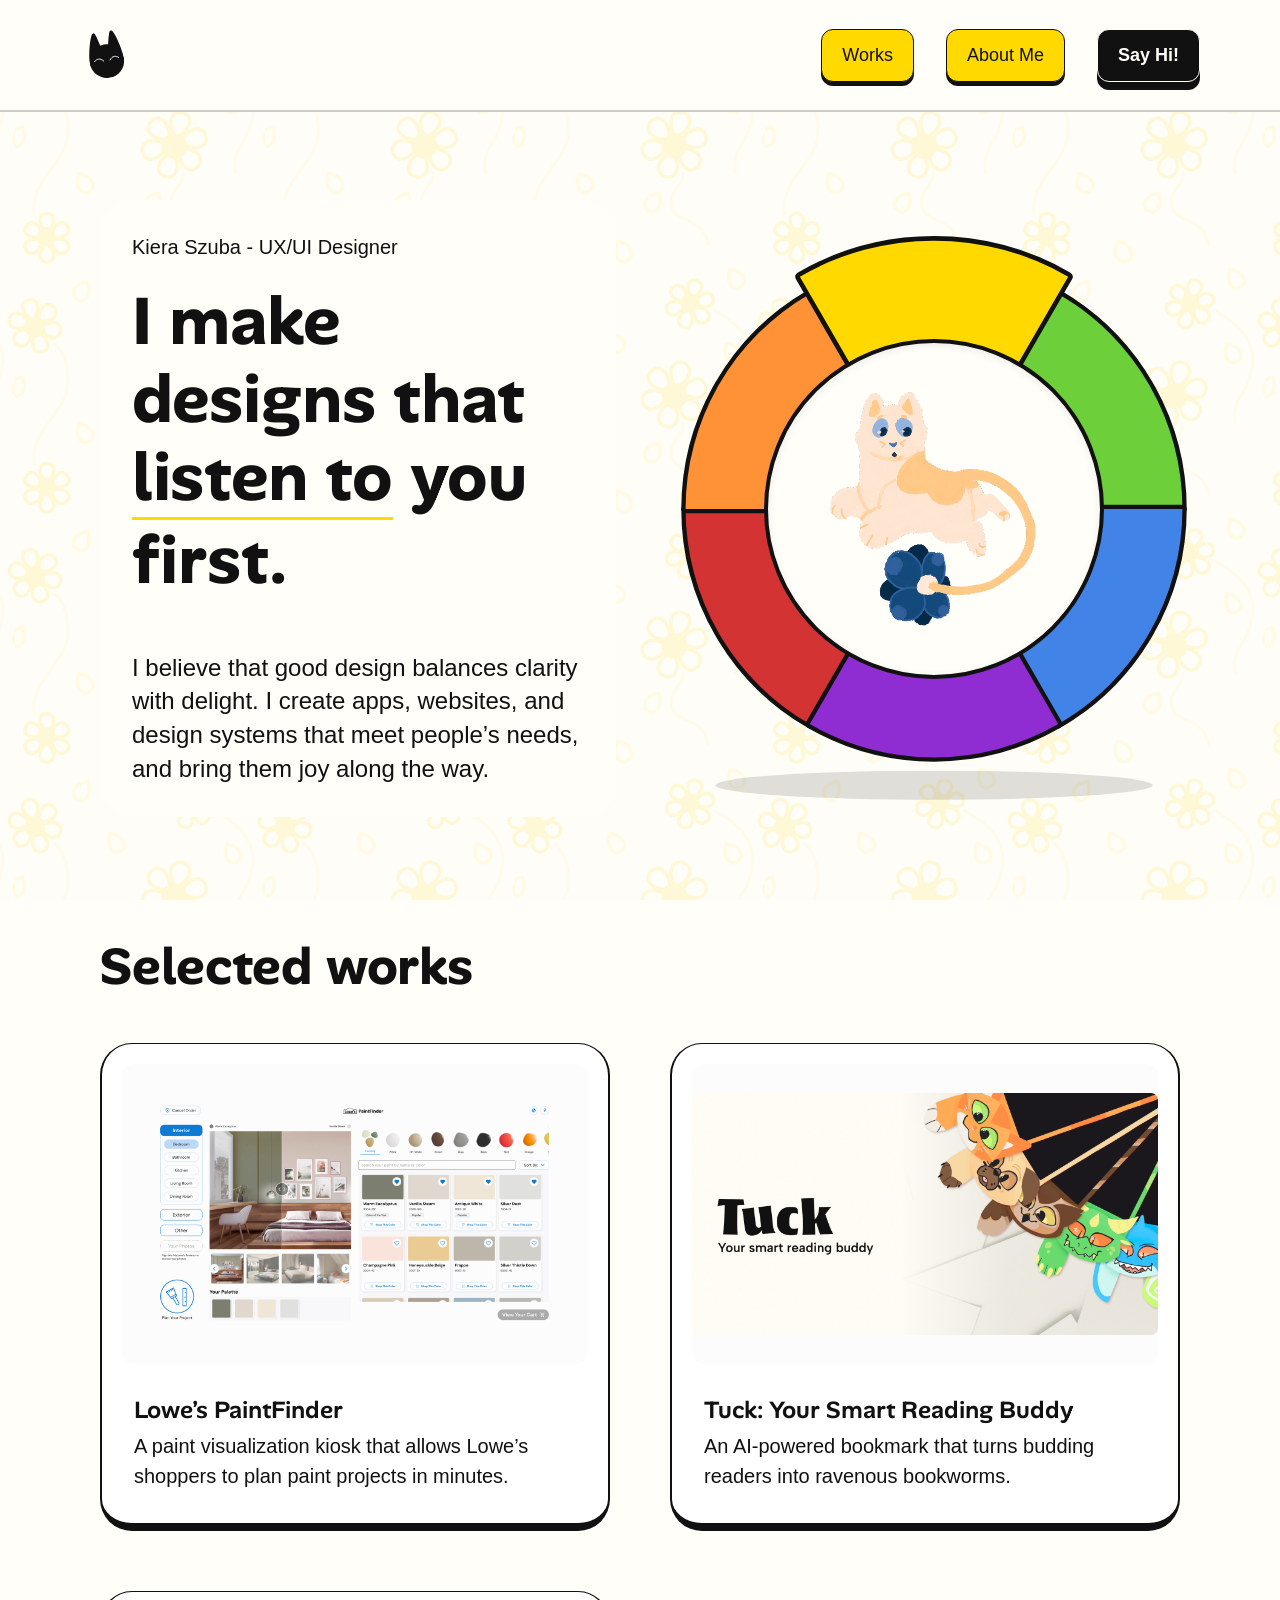
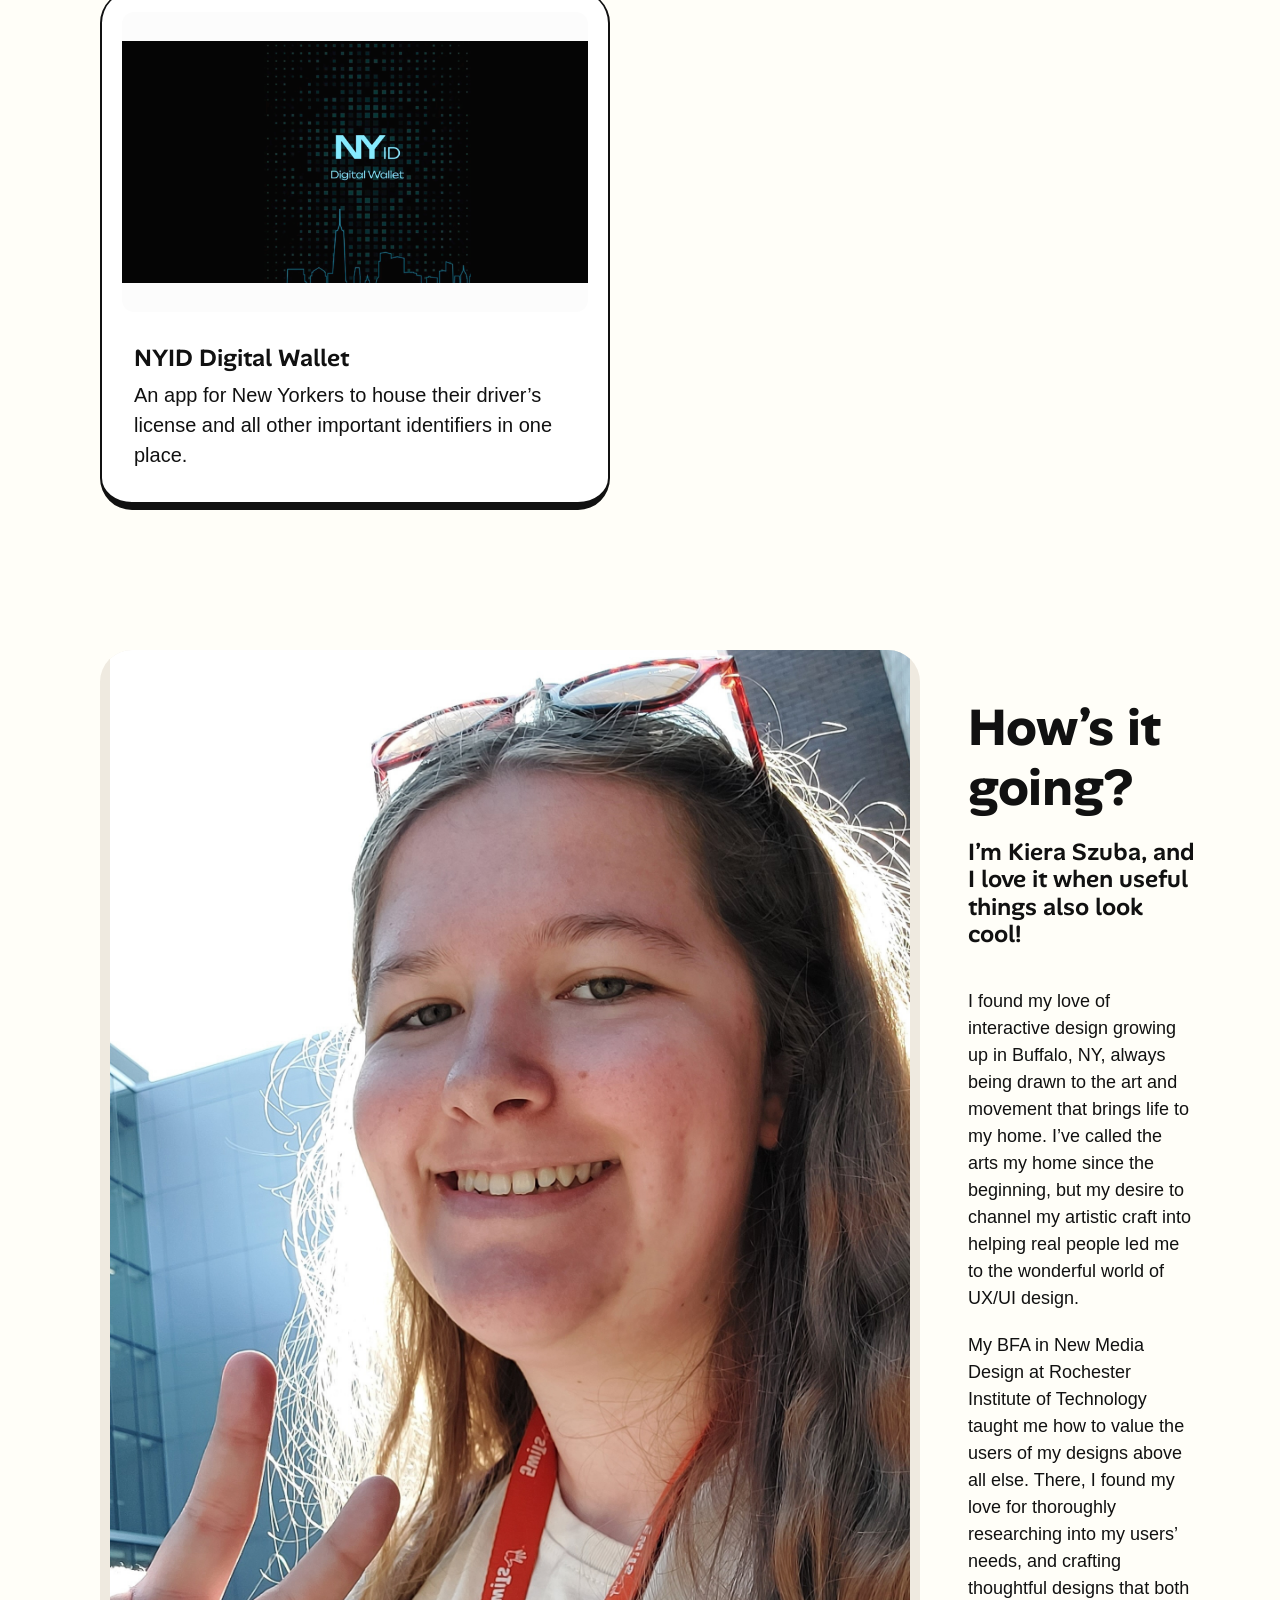
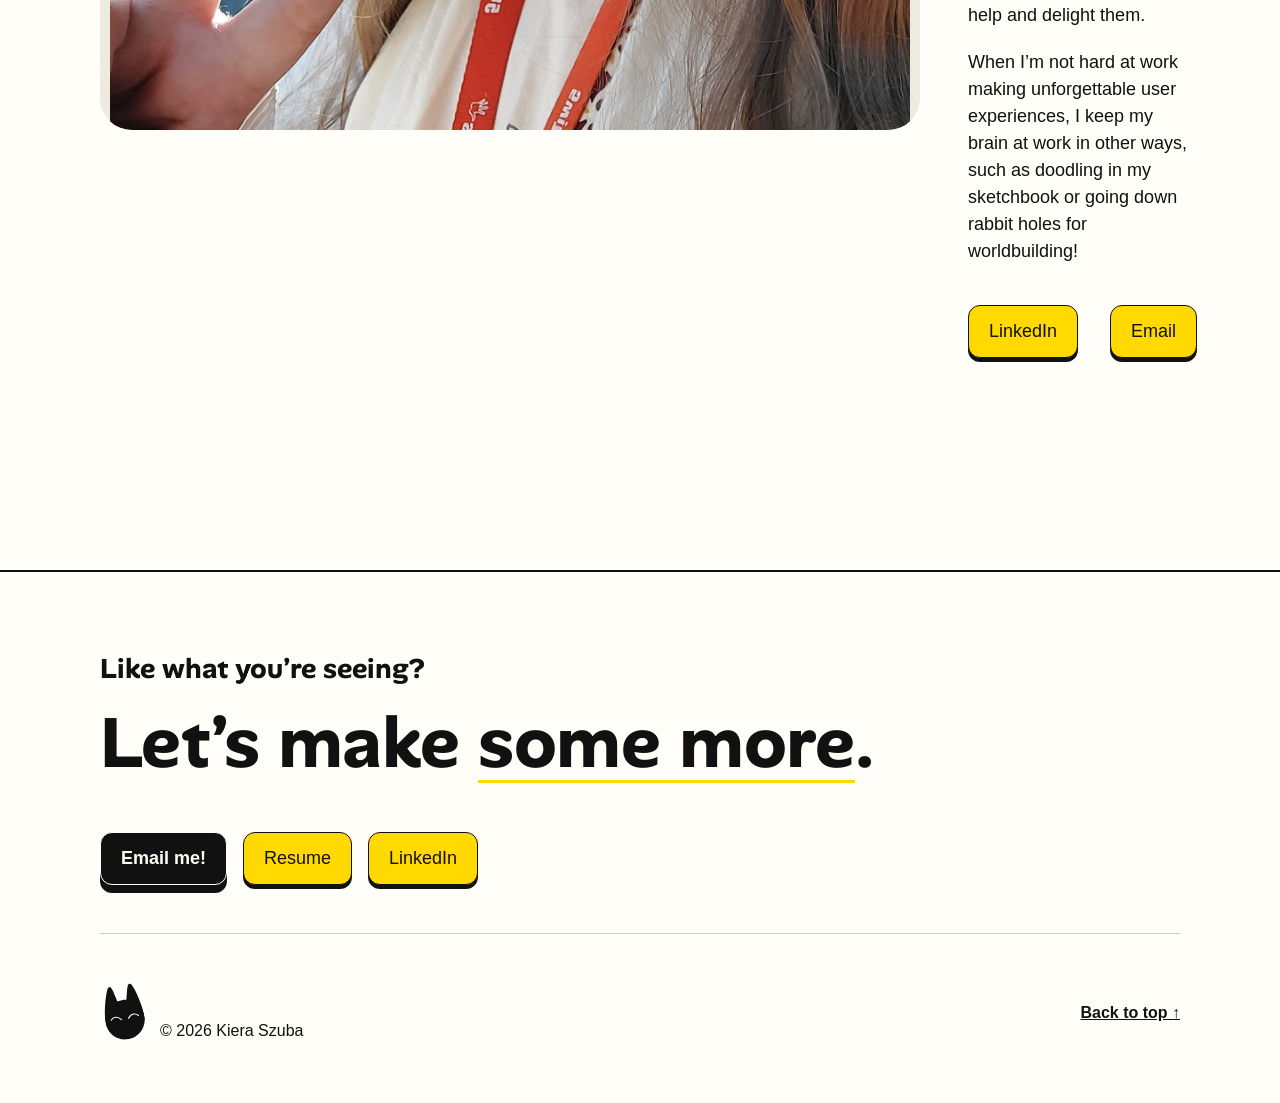
<file: index.html>
<!DOCTYPE html>
<html lang="en">

<head>
  <meta charset="utf-8">
  <meta name="viewport" content="width=device-width, initial-scale=1">
  <title>Kiera Szuba — UX/UI Designer</title>
  <meta name="description"
    content="Kiera Szuba designs apps, websites, and design systems that balance clarity with delight.">
  <link rel="preconnect" href="https://fonts.googleapis.com">
  <link rel="preconnect" href="https://fonts.gstatic.com" crossorigin>
  <link href="https://fonts.googleapis.com/css2?family=Alan+Sans:wght@600;700&display=swap" rel="stylesheet">
  <link rel="stylesheet" href="styles.css">
</head>

<body data-pattern="yellow" class="is-intro is-intro-text-hidden is-intro-rest-hidden is-intro-wheel-centered">
  <div class="bg-pattern" aria-hidden="true">
    <div class="bg-pattern__strip" style="--i: 0"></div>
    <div class="bg-pattern__strip" style="--i: 1"></div>
    <div class="bg-pattern__strip" style="--i: 2"></div>
    <div class="bg-pattern__strip" style="--i: 3"></div>
    <div class="bg-pattern__strip" style="--i: 4"></div>
    <div class="bg-pattern__strip" style="--i: 5"></div>
    <div class="bg-pattern__strip" style="--i: 6"></div>
    <div class="bg-pattern__strip" style="--i: 7"></div>
    <div class="bg-pattern__strip" style="--i: 8"></div>
    <div class="bg-pattern__strip" style="--i: 9"></div>
  </div>
  <div class="page">
    <nav class="nav" aria-label="Primary">
      <a class="logo" href="#top" aria-label="Kiera Szuba, home">
        <span class="logo__mark" aria-hidden="true"><img src="assets/siteAssets/logoV1.svg" alt="Kiera Szuba Logo"></span>
      </a>
      <div class="nav__buttons">
        <a class="btn" href="#works">Works</a>
        <a class="btn" href="#about">About Me</a>
        <a class="btn btn--dark" href="#contact">Say Hi!</a>
      </div>
    </nav>
    <main class="main">

      <header class="header" id="top">
        <div class="intro">
          <div class="intro__text">
            <span class="logo__name">Kiera Szuba - UX/UI Designer</span>
            <h1 class="hero">I make designs that <u>listen to</u> you first.</h1>
            <p class="subtitle">I believe that good design balances clarity with delight. I create apps, websites, and
              design systems that meet people’s needs, and bring them joy along the way.</p>
          </div>

          <div class="wheel">
            <div class="wheel__ring">
              <svg class="wheel__svg" viewBox="0 0 500 500" aria-label="Interactive color wheel">
                <defs>
                  <filter id="inner-shadow">
                    <feMorphology operator="erode" radius="3" in="SourceAlpha" result="eroded" />
                    <feOffset dx="3" dy="3" in="eroded" result="offsetEroded" />
                    <feComposite operator="out" in="SourceAlpha" in2="offsetEroded" result="edge" />
                    <feFlood flood-color="#ffffff" result="white" />
                    <feComposite operator="in" in="white" in2="edge" result="whiteEdge" />
                    <feMorphology operator="erode" radius="3" in="SourceAlpha" result="innerBounds" />
                    <feComposite operator="in" in="whiteEdge" in2="innerBounds" result="cleanWhiteEdge" />
                    <feComposite operator="over" in="cleanWhiteEdge" in2="SourceGraphic" />
                  </filter>
                </defs>

                <path class="wheel__sector" fill="var(--red)" data-color="red"
                  data-image="assets/siteAssets/patches.png" tabindex="0" role="button" aria-pressed="false"
                  aria-label="Red sector" alt="Patches, a red cat with a white belly and red-pronged antennae"
                  d="M 250.0 20.0 A 230 230 0 0 1 449.19 135.0 L 349.59 192.5 A 115 115 0 0 0 250.0 135.0 Z" />

                <path class="wheel__sector" fill="var(--orange)" data-color="orange"
                  data-image="assets/siteAssets/trevor.png" tabindex="0" role="button" aria-pressed="false"
                  aria-label="Orange sector" alt="Trevor, an orange tabby cat playing in chimney soot"
                  d="M 449.19 135.0 A 230 230 0 0 1 449.19 365.0 L 349.59 307.5 A 115 115 0 0 0 349.59 192.5 Z" />

                <path class="wheel__sector" fill="var(--yellow)" data-color="yellow"
                  data-image="assets/siteAssets/marshmallow.png" tabindex="0" role="button" aria-pressed="true"
                  aria-label="Yellow sector" alt="Marshmallow, a cream cat with a yellow back and a blue flower tail"
                  d="M 449.19 365.0 A 230 230 0 0 1 250.0 480.0 L 250.0 365.0 A 115 115 0 0 0 349.59 307.5 Z" />

                <path class="wheel__sector" fill="var(--green)" data-color="green"
                  data-image="assets/siteAssets/goobus.png" tabindex="0" role="button" aria-pressed="false"
                  aria-label="Green sector" alt="Goobus, a green alien cat with lighter antennae and a bulbed tail"
                  d="M 250.0 480.0 A 230 230 0 0 1 50.81 365.0 L 150.41 307.5 A 115 115 0 0 0 250.0 365.0 Z" />

                <path class="wheel__sector" fill="var(--blue)" data-color="blue"
                  data-image="assets/siteAssets/steven.png" tabindex="0" role="button" aria-pressed="false"
                  aria-label="Blue sector"
                  d="M 50.81 365.0 A 230 230 0 0 1 50.81 135.0 L 150.41 192.5 A 115 115 0 0 0 150.41 307.5 Z" />

                <path class="wheel__sector" fill="var(--purple)" data-color="purple"
                  data-image="assets/siteAssets/serotonincat.png" tabindex="0" role="button" aria-pressed="false"
                  aria-label="Purple sector"
                  alt="Serotonincat, a purple cat with a lighter face and a darker misty tail"
                  d="M 50.81 135.0 A 230 230 0 0 1 250.0 20.0 L 250.0 135.0 A 115 115 0 0 0 150.41 192.5 Z" />
              </svg>
            </div>

            <div class="wheel__center">
              <div class="wheel__center-box">
                <img class="wheel__center-img" id="wheelCenterImg" src="assets/siteAssets/marshmallow.png"
                  alt="Marshmallow, a cream cat with a yellow back and a blue flower tail" />
              </div>
            </div>

            <svg class="wheel__shadow" viewBox="0 0 400 30" fill="none">
              <ellipse cx="200" cy="15" rx="180" ry="12" fill="rgba(0,0,0,0.12)" />
            </svg>
          </div>
        </div>
      </header>

      <div class="body">
        <section class="works" id="works" aria-labelledby="works-title">
          <h2 class="section-title" id="works-title">Selected works</h2>
          <div class="cards">

            <article class="card" data-reveal>
              <div class="card__media">
                <img class="card__img" src="assets/lowes.png" alt="Lowe’s PaintFinder kiosk interface">
              </div>
              <div class="card__text">
                <h3 class="card__title"><a class="card__link" href="paintfinder.html">Lowe’s PaintFinder</a></h3>
                <p class="card__desc">A paint visualization kiosk that allows Lowe’s shoppers to plan paint projects in
                  minutes.</p>
              </div>
            </article>

            <article class="card" data-reveal>
              <div class="card__media">
                <img class="card__img" src="assets/tuck.png"
                  alt="Tuck, your smart reading buddy, with illustrated book characters">
              </div>
              <div class="card__text">
                <h3 class="card__title"><a class="card__link" href="#">Tuck: Your Smart Reading Buddy</a></h3>
                <p class="card__desc">An AI-powered bookmark that turns budding readers into ravenous bookworms.</p>
              </div>
            </article>

            <article class="card" data-reveal>
              <div class="card__media">
                <img class="card__img" src="assets/nyid.png" alt="NYID Digital Wallet splash screen">
              </div>
              <div class="card__text">
                <h3 class="card__title"><a class="card__link" href="#">NYID Digital Wallet</a></h3>
                <p class="card__desc">An app for New Yorkers to house their driver’s license and all other important
                  identifiers in one place.</p>
              </div>
            </article>

          </div>
        </section>

        <section class="about" id="about" aria-labelledby="about-title">
          <div class="about__photo">
            <img src="assets/about-photo.jpg" alt="Kiera Szuba, a UX/UI designer, smiling and looking at the camera" />
          </div>
          <div class="about__text">
            <div class="about__heading">
              <h2 class="section-title" id="about-title">How’s it going?</h2>
              <p class="about__lede">I’m Kiera Szuba, and I love it when useful things also look cool!</p>
            </div>
            <div class="about__copy">
              <p>I found my love of interactive design growing up in Buffalo, NY, always being drawn to the art and
                movement that brings life to my home. I’ve called the arts my home since the beginning, but my desire to
                channel my artistic craft into helping real people led me to the wonderful world of UX/UI design.</p>
              <p>My BFA in New Media Design at Rochester Institute of Technology taught me how to value the users of my
                designs above all else. There, I found my love for thoroughly researching into my users’ needs, and
                crafting thoughtful designs that both help and delight them.</p>
              <p>When I’m not hard at work making unforgettable user experiences, I keep my brain at work in other ways,
                such as doodling in my sketchbook or going down rabbit holes for worldbuilding!</p>
            </div>
            <div class="about__contact">
              <a class="btn" href="#" data-link="linkedin">LinkedIn</a>
              <a class="btn" href="#" data-link="email">Email</a>
            </div>
          </div>
        </section>
      </div>
    </main>

    <footer class="footer" id="contact">
      <div class="footer__content">
        <div class="footer__tagline">
          <p class="footer__kicker">Like what you’re seeing?</p>
          <h2 class="footer__title">Let’s make <u>some more</u>.</h2>
        </div>
        <div class="footer__nav">
          <a class="btn btn--dark" href="#" data-link="email">Email me!</a>
          <a class="btn" href="#" data-link="resume">Resume</a>
          <a class="btn" href="#" data-link="linkedin">LinkedIn</a>
        </div>
        <hr>
        <div class="footer__meta">
          <div class="footer__brand">
            <img src="assets/siteAssets/logoV1.svg" alt="Kiera Szuba Logo">
            <span class="footer__copyright">© 2026 Kiera Szuba</span>
          </div>
          <button class="back-to-top" id="backToTopBtn" type="button">Back to top ↑</button>
        </div>
      </div>
    </footer>
  </div>

  <script src="script.js"></script>
</body>

</html>
</file>
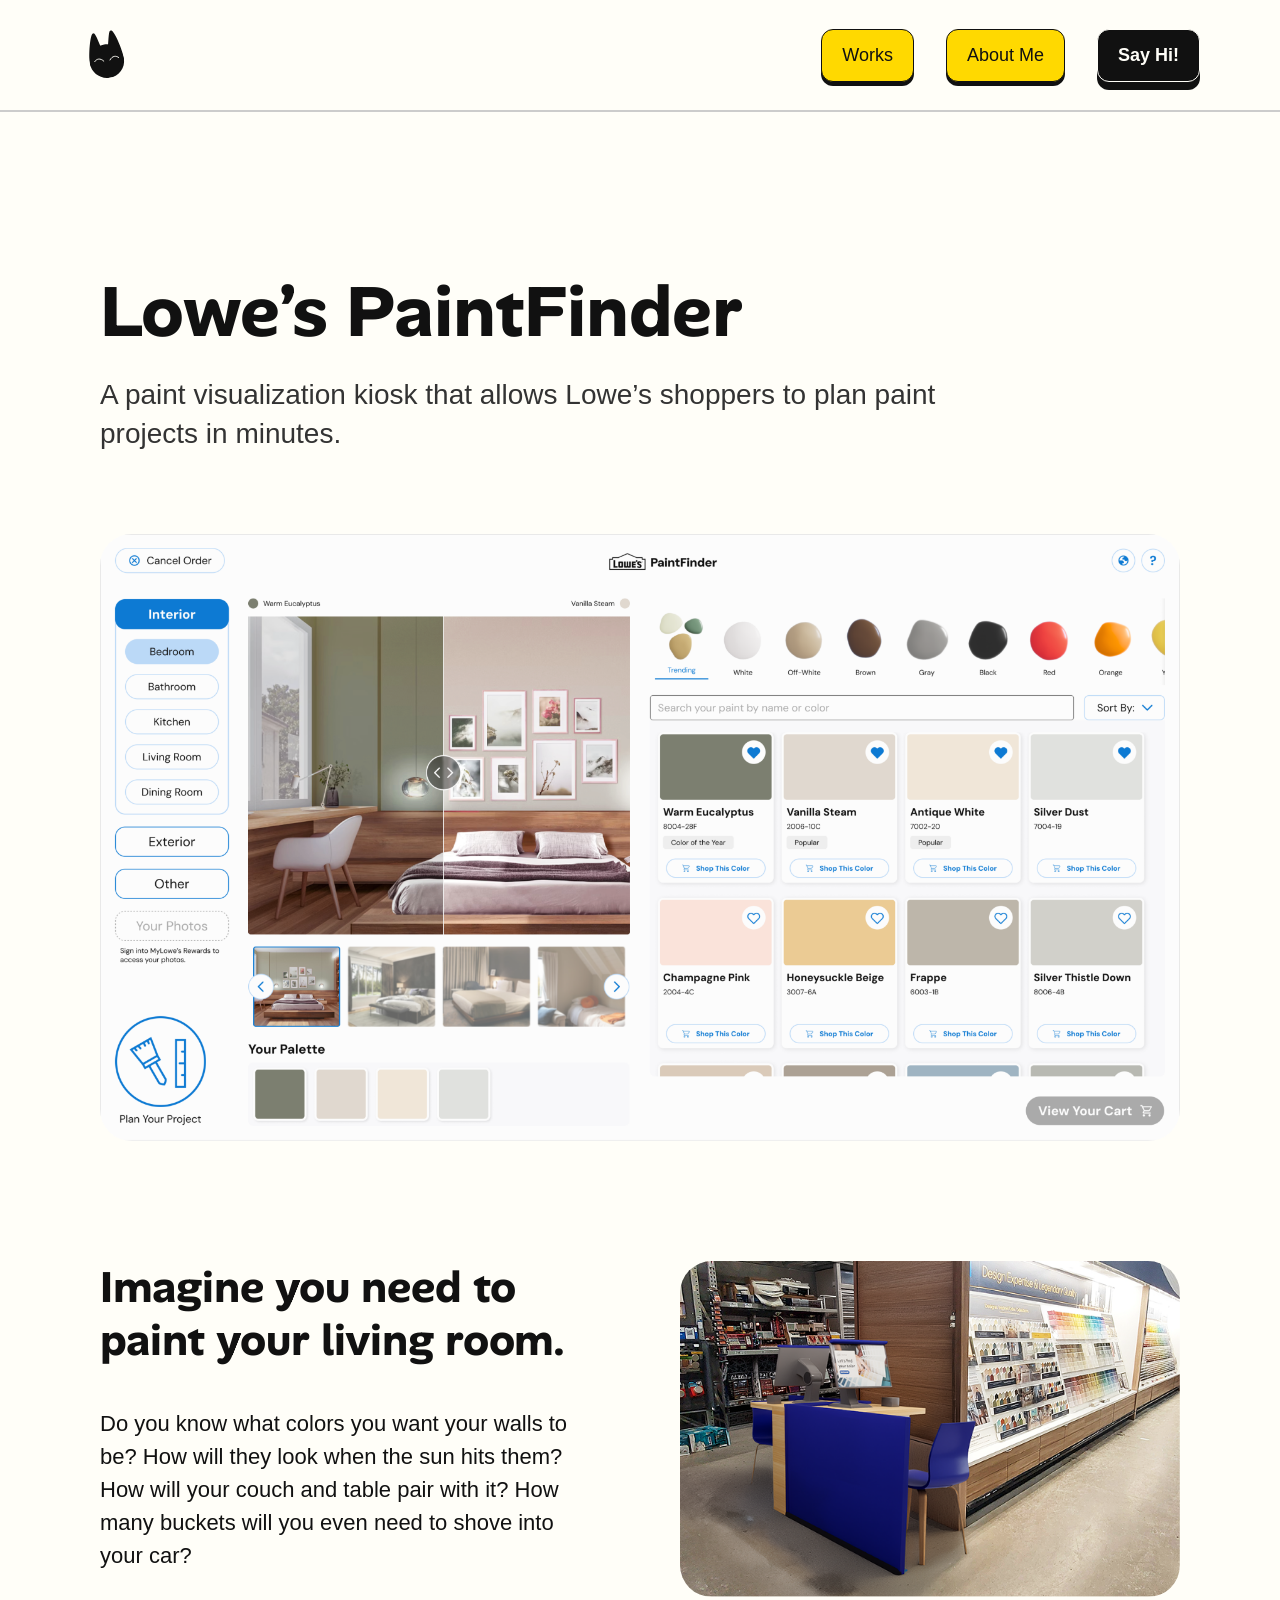
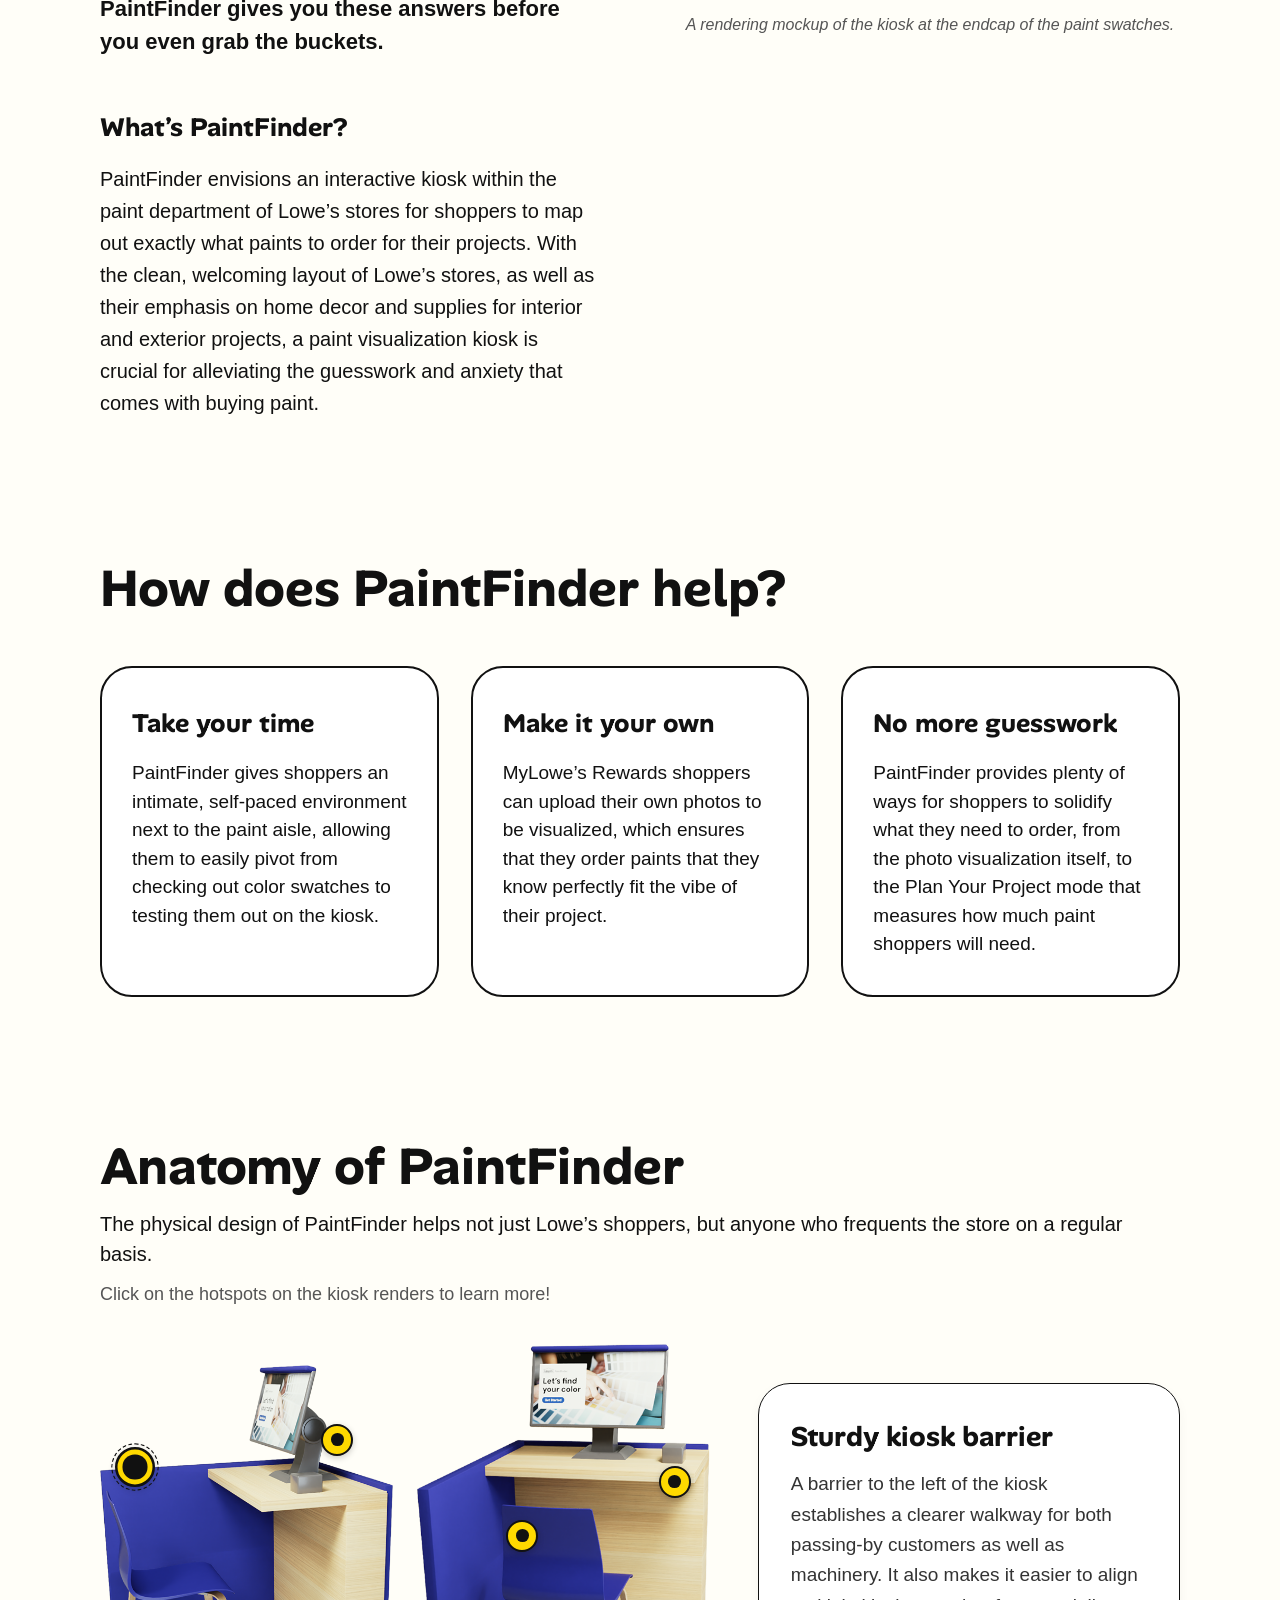
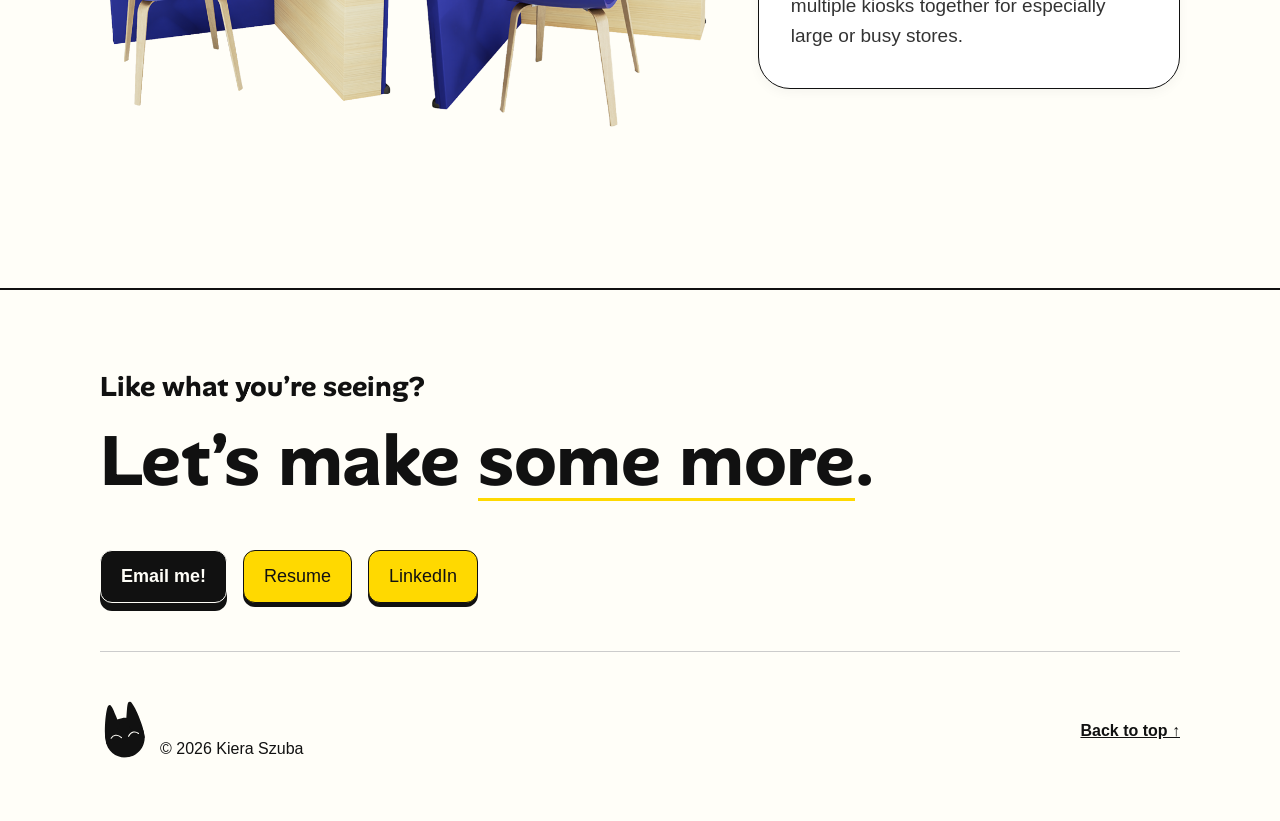
<file: paintfinder.html>
<!DOCTYPE html>
<html lang="en">
<head>
  <meta charset="utf-8">
  <meta name="viewport" content="width=device-width, initial-scale=1">
  <title>Lowe’s PaintFinder — Kiera Szuba</title>
  <meta name="description" content="A paint visualization kiosk that allows Lowe’s shoppers to plan paint projects in minutes.">
  <link rel="preconnect" href="https://fonts.googleapis.com">
  <link rel="preconnect" href="https://fonts.gstatic.com" crossorigin>
  <link href="https://fonts.googleapis.com/css2?family=Alan+Sans:wght@600;700&display=swap" rel="stylesheet">
  <link rel="stylesheet" href="styles.css">
</head>
<body class="page-case-study">
  <div class="page">
    <nav class="nav" aria-label="Primary">
      <a class="logo" href="index.html" aria-label="Kiera Szuba, home">
        <span class="logo__mark" aria-hidden="true"><img src="assets/siteAssets/logoV1.svg" alt="Kiera Szuba Logo"></span>
      </a>
      <div class="nav__buttons">
        <a class="btn" href="index.html#works">Works</a>
        <a class="btn" href="index.html#about">About Me</a>
        <a class="btn btn--dark" href="index.html#contact">Say Hi!</a>
      </div>
    </nav>
    <main class="main">
      <header class="header" id="top">
        <div class="cs-hero">
          <h1 class="cs-title">Lowe’s PaintFinder</h1>
          <p class="cs-subtitle">A paint visualization kiosk that allows Lowe’s shoppers to plan paint projects in minutes.</p>
        </div>

        <div class="cs-hero-media">
          <img src="assets/heroImg.png" alt="Lowe’s PaintFinder interactive kiosk interface showing paint palette visualization and color selection options">
        </div>
      </header>

      <div class="body">
        
        <!-- Section 1: Overview & Context -->
        <section class="cs-grid">
          <div class="cs-column cs-text-block">
            <h2 class="cs-heading">Imagine you need to paint your living room.</h2>
            <div class="cs-copy">
              <p>Do you know what colors you want your walls to be? How will they look when the sun hits them? How will your couch and table pair with it? How many buckets will you even need to shove into your car?</p>
              <p><strong>PaintFinder gives you these answers before you even grab the buckets.</strong></p>
            </div>

            <div class="cs-subsection">
              <h3 class="cs-subheading">What’s PaintFinder?</h3>
              <p class="cs-copy-text">PaintFinder envisions an interactive kiosk within the paint department of Lowe’s stores for shoppers to map out exactly what paints to order for their projects. With the clean, welcoming layout of Lowe’s stores, as well as their emphasis on home decor and supplies for interior and exterior projects, a paint visualization kiosk is crucial for alleviating the guesswork and anxiety that comes with buying paint.</p>
            </div>
          </div>

          <figure class="cs-column cs-media-block">
            <img class="cs-media-img" src="assets/introMockup.png" alt="Rendering mockup of the Lowe’s PaintFinder kiosk at the endcap of the store paint swatches section">
            <figcaption class="cs-caption">A rendering mockup of the kiosk at the endcap of the paint swatches.</figcaption>
          </figure>
        </section>

        <!-- Section 2: Core Value Props -->
        <section class="cs-features">
          <h2 class="section-title">How does PaintFinder help?</h2>
          
          <div class="cs-feature-cards">
            <article class="cs-card">
              <h3 class="cs-card__title">Take your time</h3>
              <p class="cs-card__desc">PaintFinder gives shoppers an intimate, self-paced environment next to the paint aisle, allowing them to easily pivot from checking out color swatches to testing them out on the kiosk.</p>
            </article>

            <article class="cs-card">
              <h3 class="cs-card__title">Make it your own</h3>
              <p class="cs-card__desc">MyLowe’s Rewards shoppers can upload their own photos to be visualized, which ensures that they order paints that they know perfectly fit the vibe of their project.</p>
            </article>

            <article class="cs-card">
              <h3 class="cs-card__title">No more guesswork</h3>
              <p class="cs-card__desc">PaintFinder provides plenty of ways for shoppers to solidify what they need to order, from the photo visualization itself, to the Plan Your Project mode that measures how much paint shoppers will need.</p>
            </article>
          </div>
        </section>

        <!-- Section 3: Anatomy of PaintFinder -->
        <section class="cs-anatomy" id="anatomy">
          <div class="cs-anatomy__header">
            <h2 class="section-title">Anatomy of PaintFinder</h2>
            <p class="cs-anatomy__intro">The physical design of PaintFinder helps not just Lowe’s shoppers, but anyone who frequents the store on a regular basis.</p>
            <p class="cs-anatomy__instruction">Click on the hotspots on the kiosk renders to learn more!</p>
          </div>

          <div class="cs-anatomy__content">
            <div class="cs-anatomy__views">
              <div class="cs-anatomy__view">
                <img src="assets/vizSide.png" alt="Lowe's PaintFinder kiosk side view rendering">
                <button type="button" class="cs-hotspot is-active" aria-label="Sturdy kiosk barrier" data-hotspot="1" style="top: 32%; left: 12%;">
                  <span class="cs-hotspot__dot"></span>
                </button>
                <button type="button" class="cs-hotspot" aria-label="Large adjustable touchscreen" data-hotspot="2" style="top: 25%; left: 81%;">
                  <span class="cs-hotspot__dot"></span>
                </button>
              </div>

              <div class="cs-anatomy__view">
                <img src="assets/vizFront.png" alt="Lowe's PaintFinder kiosk front view rendering">
                <button type="button" class="cs-hotspot" aria-label="Movable chair" data-hotspot="3" style="top: 50%; left: 36%;">
                  <span class="cs-hotspot__dot"></span>
                </button>
                <button type="button" class="cs-hotspot" aria-label="Receipt printer" data-hotspot="4" style="top: 36%; left: 88%;">
                  <span class="cs-hotspot__dot"></span>
                </button>
              </div>
            </div>

            <div class="cs-anatomy__card-wrapper">
              <article class="cs-anatomy__card" id="hotspotCard" aria-live="polite">
                <h3 class="cs-anatomy__card-title" id="hotspotTitle">Sturdy kiosk barrier</h3>
                <p class="cs-anatomy__card-desc" id="hotspotDesc">A barrier to the left of the kiosk establishes a clearer walkway for both passing-by customers as well as machinery. It also makes it easier to align multiple kiosks together for especially large or busy stores.</p>
              </article>
            </div>
          </div>
        </section>

      </div>
    </main>

<footer class="footer" id="contact">
      <div class="footer__content">
        <div class="footer__tagline">
          <p class="footer__kicker">Like what you’re seeing?</p>
          <h2 class="footer__title">Let’s make <u>some more</u>.</h2>
        </div>
        <div class="footer__nav">
          <a class="btn btn--dark" href="#" data-link="email">Email me!</a>
          <a class="btn" href="#" data-link="resume">Resume</a>
          <a class="btn" href="#" data-link="linkedin">LinkedIn</a>
        </div>
        <hr>
        <div class="footer__meta">
          <div class="footer__brand">
            <img src="assets/siteAssets/logoV1.svg" alt="Kiera Szuba Logo">
            <span class="footer__copyright">© 2026 Kiera Szuba</span>
          </div>
          <button class="back-to-top" id="backToTopBtn" type="button">Back to top ↑</button>
        </div>
      </div>
    </footer>
  </div>

  <script src="script.js"></script>
</body>
</html>
</file>
<file: styles.css>
/* ---------- 1. Tokens & Design System ---------- */
:root {
  --white: #fffef8;
  --black: #111111;
  --gray: #aaaaaa;
  --lightGray: #cccccc;
  --tan: #efeae0;

  --purple: #902dd2;
  --blue: #4183e7;
  --green: #6dd03b;
  --yellow: #ffd900;
  --orange: #ff9137;
  --red: #d33333;

  --accent: var(--yellow);
  --accent-ink: var(--black);

  --font-display: "Alan Sans", "Avenir Next", Avenir, sans-serif;
  --font-body: Avenir, "Avenir Next", "Nunito Sans", "Segoe UI", sans-serif;

  --content: 1720px;
  --radius-btn: 12px;
  --radius-card: 32px;
  --pattern-scale: 1;
}

*, *::before, *::after { box-sizing: border-box; }
html { scroll-behavior: smooth; }

body {
  margin: 0;
  background: var(--white);
  color: var(--black);
  font-family: var(--font-body);
  font-weight: 350;
  font-size: 18px;
  line-height: 1.5;
  overflow-x: clip;
}

p, h1, h2, h3, figure { margin: 0; }
img { display: block; max-width: 100%; }
a { color: inherit; text-decoration: none; }
::selection { background: var(--accent); color: var(--accent-ink); }

/* ---------- 2. Layout Shell ---------- */
.page {
  display: flex;
  flex-direction: column;
  align-items: center;
  gap: 160px;
  position: relative;
  z-index: 1;
}

.main {
  display: flex;
  flex-direction: column;
  gap: 120px;
  width: min(var(--content), 100% - 200px);
}

/* ---------- 3. External SVG Repeating Background Patterns ---------- */
/* ---------- Responsive Pattern Scaling ---------- */
:root {
  --pattern-scale: 0.85; /* Optimized density for mobile screens */
}

@media (min-width: 640px) {
  :root {
    --pattern-scale: 1; /* Standard tablet density */
  }
}

@media (min-width: 1200px) {
  :root {
    --pattern-scale: 1.25; /* Standard desktop density */
  }
}

@media (min-width: 1600px) {
  :root {
    --pattern-scale: 1.4; /* High-res desktop density */
  }
}

/* ---------- 3. External SVG Repeating Background Patterns ---------- */
.bg-pattern {
  position: fixed;
  inset: 0;
  pointer-events: none;
  z-index: 0;
  opacity: 1;
  display: flex;
  flex-direction: column;
  transition: opacity 0.4s ease;
}

.bg-pattern__strip {
  flex: 1;
  width: 100%;
  background-image: var(--pattern-img);
  background-size: calc(var(--pattern-base-size) * var(--pattern-scale)) calc(var(--pattern-base-size) * var(--pattern-scale));
  background-repeat: repeat;
  background-position: center top;
  background-attachment: fixed; /* Binds pattern grid to viewport coordinates across all strips */
  opacity: var(--pattern-opacity, 0.4);
  transition: opacity 0.25s ease;
}

/* Staggered Exit (Top to Bottom) */
.bg-pattern.is-exiting .bg-pattern__strip {
  opacity: 0;
  transition-delay: calc(var(--i) * 32ms);
}

/* Staggered Entrance (Top to Bottom) */
.bg-pattern.is-entering .bg-pattern__strip {
  clip-path: inset(0 0 100% 0);
  animation: patternStripEnter 0.28s cubic-bezier(0.22, 1, 0.36, 1) forwards;
  animation-delay: calc(var(--i) * 32ms);
}

@keyframes patternStripEnter {
  from { clip-path: inset(0 0 100% 0); }
  to { clip-path: inset(0 0 0 0); }
}

/* External SVG Tile References, Base Sizes, & Opacities */
body[data-pattern="red"] {
  --pattern-img: url("assets/background/red.svg");
  --pattern-base-size: 200px;
  --pattern-opacity: 0.35;
}

body[data-pattern="orange"] {
  --pattern-img: url("assets/background/orange.svg");
  --pattern-base-size: 180px;
  --pattern-opacity: 0.4;
}

body[data-pattern="yellow"] {
  --pattern-img: url("assets/background/yellow.svg");
  --pattern-base-size: 200px;
  --pattern-opacity: 0.45;
}

body[data-pattern="green"] {
  --pattern-img: url("assets/background/green.svg");
  --pattern-base-size: 190px;
  --pattern-opacity: 0.4;
}

body[data-pattern="blue"] {
  --pattern-img: url("assets/background/blue.svg");
  --pattern-base-size: 200px;
  --pattern-opacity: 0.35;
}

body[data-pattern="purple"] {
  --pattern-img: url("assets/background/purple.svg");
  --pattern-base-size: 210px;
  --pattern-opacity: 0.4;
}

/* Intro State Visibility */
body.is-intro .bg-pattern {
  opacity: 0;
}
body.is-intro.intro-pattern .bg-pattern {
  opacity: 1;
}

/* ---------- Keyframe Animations ---------- */

/* Continuous downward vertical loop */
@keyframes patternMoveDown {
  from { background-position-y: 0px; }
  to { background-position-y: calc(var(--pattern-base-size) * var(--pattern-scale)); }
}

/* Continuous rightward horizontal loop */
@keyframes patternMoveRight {
  from { background-position-x: 0px; }
  to { background-position-x: calc(var(--pattern-base-size) * var(--pattern-scale)); }
}

/* ---------- Pattern Animation Assignments ---------- */

/* Orange, Yellow, & Green: Slow downward vertical drift */
body[data-pattern="orange"] .bg-pattern__strip,
body[data-pattern="yellow"] .bg-pattern__strip,
body[data-pattern="green"] .bg-pattern__strip {
  animation: patternMoveDown 30s linear infinite;
}

/* Red, Blue, & Purple: Slow rightward horizontal drift */
body[data-pattern="red"] .bg-pattern__strip,
body[data-pattern="blue"] .bg-pattern__strip,
body[data-pattern="purple"] .bg-pattern__strip {
  animation: patternMoveRight 30s linear infinite;
}

/* ---------- 4. Buttons & Links ---------- */
.btn {
  display: inline-flex;
  align-items: center;
  justify-content: center;
  padding: 12px 20px;
  background: var(--accent);
  color: var(--accent-ink);
  border: 1px solid var(--black);
  border-radius: var(--radius-btn);
  box-shadow: 0 4px 0 var(--black);
  font-size: 18px;
  line-height: 1.5;
  white-space: nowrap;
  cursor: pointer;
  transition: transform .12s ease, box-shadow .12s ease, background-color .2s ease, color .2s ease;
}
.btn:hover  { transform: translateY(2px); box-shadow: 0 2px 0 var(--black); }
.btn:active { transform: translateY(4px); box-shadow: 0 0 0 var(--black); }

.btn--dark {
  background: var(--black);
  color: var(--white);
  border-color: var(--white);
  box-shadow: 0 8px 0 var(--black);
  font-weight: bold;
}
.btn--dark:hover  { transform: translateY(4px); box-shadow: 0 4px 0 var(--black); }
.btn--dark:active { transform: translateY(8px); box-shadow: 0 0 0 var(--black); }

.btn--cta {
  padding: 14px 28px;
  font-weight: 700;
  font-size: 20px;
}

.btn:focus-visible, .logo:focus-visible, .card__link:focus-visible, .wheel__sector:focus-visible {
  outline: 2px solid var(--black);
  outline-offset: 4px;
}

.card__link,
.card__link:hover,
.card__link:focus,
.card__link * {
  text-decoration: none;
}

/* ---------- 5. Header & Navigation ---------- */
.header {
  display: flex;
  flex-direction: column;
  gap: 80px;
  width: 100%;
}

.nav {
  position: sticky;
  top: 0;
  z-index: 100;
  display: flex;
  align-items: center;
  justify-content: space-between;
  width: 100%;
  min-height: 90px;
  padding: 20px 80px;
  background: var(--white);
  border-bottom: 2px solid var(--lightGray);
}

.logo { display: flex; align-items: center; gap: 12px; }
.logo__mark { width: 52px; height: 52px; border-radius: 100px; }
.logo__mark:hover { transform: rotate(15deg); }
.logo__mark img { width: 100%; height: 100%; object-fit: contain; }

.logo__name {
  font-size: 20px;
  margin-bottom: -32px;
  white-space: nowrap;
}

.nav__buttons { display: flex; align-items: center; gap: 32px; height: 70px; }

.intro {
  display: flex;
  align-items: center;
  justify-content: space-between;
  gap: 48px;
  margin-right: -24px;
  margin-top: -72px;
}

.intro__text {
  display: flex;
  flex-direction: column;
  gap: 52px;
  min-width: 0;
  background: var(--white);
  padding: 32px;
  border-radius: var(--radius-card);
}

.hero {
  max-width: 1009px;
  font-family: var(--font-display);
  font-weight: 700;
  font-size: clamp(56px, 7.2vw, 68px);
  line-height: 1.15;
}

.hero u, .cs-title u, .footer__title u {
  text-underline-position: from-font;
  text-decoration: 3px underline var(--accent);
  text-underline-offset: 6px;
  transition: text-decoration-color 0.2s ease;
}

.subtitle {
  max-width: 600px;
  font-size: 24px;
  line-height: 1.4;
}

/* ---------- 6. Interactive Color Wheel ---------- */
.wheel {
  position: relative;
  flex: none;
  width: 540px;
  height: 540px;
  display: flex;
  align-items: center;
  justify-content: center;
}

@keyframes wink {
  from { transform: rotate(0deg); }
  to { transform: rotate(15deg); }
}

@keyframes spinClockwise {
  from { transform: rotate(-150deg); }
  to { transform: rotate(210deg); }
}

.wheel__ring {
  position: absolute;
  inset: 0;
  width: 100%;
  height: 100%;
  transform: rotate(-150deg);
  animation: spinClockwise 30s linear infinite;
  animation-play-state: paused;
}

body:not(.is-intro) .wheel__ring {
  animation-play-state: running;
}

/* Grey unpressed sectors until sweep sequence gives each its color */
body.is-intro .wheel__sector:not([aria-pressed="true"]) {
  fill: var(--lightGray);
  opacity: 1;
  transform: scale(1);
}

/* Active pressed sector maintains scale(1.08) seamlessly before, during, and after the slide */
body .wheel__sector[aria-pressed="true"],
.wheel__sector[aria-pressed="true"] {
  filter: brightness(1) drop-shadow(0 0 6px rgba(0, 0, 0, 0.3)) url(#inner-shadow);
  transform: scale(1.08) !important;
  opacity: 1 !important;
}

.wheel__svg {
  width: 100%;
  height: 100%;
  overflow: visible;
  pointer-events: none;
}

.wheel__sector {
  cursor: pointer;
  stroke: var(--black);
  stroke-width: 8px;
  stroke-linejoin: round;
  transform-box: view-box;
  transform-origin: 250px 250px;
  paint-order: stroke fill;
  outline: none;
  pointer-events: visiblePainted;
  filter: url(#inner-shadow);
  transition: transform 0.25s cubic-bezier(0.34, 1.56, 0.64, 1), fill 0.3s ease, opacity 0.3s ease;
}

/* Safari Optimization: Temporarily disable heavy feMorphology inner-shadow filter while wheel glides during intro */
body.is-intro .wheel__sector {
  filter: none !important;
}

.wheel__sector-outline {
  fill: none;
  stroke: var(--black);
  stroke-width: 8.5px;
  pointer-events: none;
  z-index: 100;
}

.wheel__svg > .wheel__sector-outline,
.wheel__svg > g > .wheel__sector-outline:not(.wheel__sector .wheel__sector-outline) {
  display: none;
}

.wheel__sector:hover {
  filter: brightness(1.1) url(#inner-shadow);
  transform: scale(1.05);
}

.wheel__center {
  position: absolute;
  top: 50%;
  left: 50%;
  transform: translate(-50%, -50%);
  width: 340px;
  height: 340px;
  border-radius: 50%;
  overflow: visible;
  display: flex;
  align-items: center;
  justify-content: center;
  pointer-events: auto;
  background: var(--white);
  border: 4px solid var(--black);
  box-shadow: inset 0 2px 8px rgba(0, 0, 0, 0.08);
  z-index: 2;
}

.wheel__center-box { width: 100%; height: 100%; border-radius: 50%; overflow: visible; }

@keyframes freakletBob {
  0%, 100% { transform: translateY(0) rotate(0deg); }
  33% { transform: translateY(-8px) rotate(-3.5deg); }
  66% { transform: translateY(-4px) rotate(3.5deg); }
}

@keyframes marshmallowPop {
  0%   { transform: translateY(0) rotate(0deg) scale(1); animation-timing-function: cubic-bezier(0.2, 0.7, 0.4, 1); }
  30%  { transform: translateY(-64px) rotate(0deg) scale(1.04); animation-timing-function: ease-in-out; transform: translateY(-70px) rotate(12deg) scale(1.02); animation-timing-function: cubic-bezier(0.55, 0, 1, 0.45); }
  66%  { transform: translateY(12px) rotate(0deg) scale(1.1, 0.9); animation-timing-function: cubic-bezier(0.2, 0.7, 0.4, 1); }
  76%  { transform: translateY(-6px) rotate(-5deg) scale(0.98, 1.03); animation-timing-function: ease-out; }
  86%  { transform: translateY(2px) rotate(0deg) scale(1.01); }
  100% { transform: translateY(0) rotate(0deg) scale(1); }
}

/* ---------- 7. Hardware-Accelerated Staged Intro Animation ---------- */

/* Promote ONLY layout containers to GPU compositing layers—keeps individual SVG paths off translateZ for WebKit texture caching */
.wheel,
.intro__text,
.body,
.footer {
  -webkit-backface-visibility: hidden;
  backface-visibility: hidden;
  transform: translateZ(0);
}

.wheel {
  will-change: transform;
  transition: transform 0.85s cubic-bezier(0.16, 1, 0.3, 1);
}

.intro__text,
.body,
.footer {
  will-change: transform, opacity;
  transition: opacity 0.8s cubic-bezier(0.16, 1, 0.3, 1), transform 0.8s cubic-bezier(0.16, 1, 0.3, 1);
}

body.intro-color .wheel__sector {
  transition: transform 0.25s cubic-bezier(0.34, 1.56, 0.64, 1), fill 0.15s ease, opacity 0.15s ease, filter 0.2s ease;
}

.intro__text { transition: opacity 0.45s ease, transform 0.45s ease; }

@media (min-width: 1101px) {
  body.is-intro-wheel-centered .wheel {
    transform: translate3d(var(--intro-center-offset, 0px), 0, 0) !important;
    transition: none !important;
  }
}

body.is-intro-text-hidden .intro__text .logo__name,
body.is-intro-text-hidden .intro__text .hero,
body.is-intro-text-hidden .intro__text .subtitle {
  opacity: 0;
  transform: translate3d(0, -28px, 0);
  pointer-events: none;
  transition: none !important;
}

.intro__text .logo__name,
.intro__text .hero,
.intro__text .subtitle {
  transition: opacity 0.6s cubic-bezier(0.22, 1, 0.36, 1), transform 0.6s cubic-bezier(0.22, 1, 0.36, 1);
}
.intro__text .subtitle { transition-delay: 0.18s; }

body.is-intro-rest-hidden .body,
body.is-intro-rest-hidden .footer {
  opacity: 0;
  transform: translate3d(0, 36px, 0);
  pointer-events: none;
  transition: none !important;
}

/* ---------- Hero Tagline Animated Underline & Verb Swap ---------- */
.hero u {
  display: inline-block;
  text-decoration: none; /* Strip standard browser underline */
  background-image: linear-gradient(var(--accent), var(--accent));
  background-repeat: no-repeat;
  background-position: 0 100%;
  background-size: 0% 3px;
  padding-bottom: 4px;
  transition: background-size 0.55s cubic-bezier(0.22, 1, 0.36, 1) 0.2s,
              opacity 0.2s ease,
              transform 0.2s ease;
  will-change: transform, opacity, background-size;
}

/* Draws initial underline across when intro hero text fades in */
body:not(.is-intro-text-hidden) .hero u {
  background-size: 100% 3px;
}

/* Retract underline and dip text out on color switch */
.hero u.is-swapping {
  opacity: 0;
  transform: translateY(6px) scale(0.96);
  background-size: 0% 3px !important;
  transition: background-size 0.15s ease, opacity 0.15s ease, transform 0.15s ease;
}

/* Entrance animation: Fades/slides new text in while drawing accent line across */
.hero u.is-swapping-in {
  animation: heroVerbDraw 0.45s cubic-bezier(0.22, 1, 0.36, 1) forwards;
}

@keyframes heroVerbDraw {
  0% {
    opacity: 0;
    transform: translateY(-6px) scale(0.96);
    background-size: 0% 3px;
  }
  100% {
    opacity: 1;
    transform: translateY(0) scale(1);
    background-size: 100% 3px;
  }
}

body.is-intro {
  --accent: var(--lightGray) !important;
  --accent-ink: var(--black) !important;
}
body.is-intro.intro-accent {
  --accent: var(--yellow) !important;
}

body.is-intro .hero u,
body.is-intro .footer__title u {
  text-decoration-color: var(--lightGray) !important;
}
body.is-intro.intro-accent .hero u,
body.is-intro.intro-accent .footer__title u {
  text-decoration-color: var(--yellow) !important;
}

body.is-intro .btn:not(.btn--dark) {
  background: var(--lightGray) !important;
  color: var(--black) !important;
  box-shadow: 0 4px 0 var(--black);
}
body.is-intro.intro-accent .btn:not(.btn--dark) {
  background: var(--yellow) !important;
}

body.is-intro .wheel__ring {
  -webkit-filter: none !important;
  filter: none !important;
  transition: filter 0.4s ease, -webkit-filter 0.4s ease;
}
body.is-intro.intro-color .wheel__ring {
  -webkit-filter: none;
  filter: none;
}

body.is-intro .wheel__sector {
  fill: var(--lightGray);
  opacity: 0.5;
  transform: scale(1);
}

body.is-intro .wheel__center-img {
  will-change: transform, opacity;
  -webkit-animation: marshmallowPop 0.9s linear forwards !important;
  animation: marshmallowPop 0.9s linear forwards !important;
}

.wheel__intro-ripple {
  position: absolute;
  top: 50%;
  left: 50%;
  width: 340px;
  height: 340px;
  margin-top: -170px;
  margin-left: -170px;
  border-radius: 50%;
  border: 8px solid var(--yellow);
  pointer-events: none;
  z-index: 10;
  transform-origin: center center;
  -webkit-transform-origin: center center;
  opacity: 0;
  will-change: transform, opacity;
}

.wheel__intro-ripple.is-active {
  animation: introColorShockwave 0.65s cubic-bezier(0.16, 1, 0.3, 1) forwards;
  -webkit-animation: introColorShockwave 0.65s cubic-bezier(0.16, 1, 0.3, 1) forwards;
}

.wheel__center-img {
  width: 100%;
  height: 100%;
  object-fit: contain;
  padding: 48px;
  transform-origin: 50% 85%;
  animation: freakletBob 2.8s ease-in-out infinite;
  transition: opacity 0.25s ease;
}

.wheel__shadow {
  position: absolute;
  bottom: -24px;
  left: 50%;
  transform: translateX(-50%);
  width: 90%;
  height: auto;
  pointer-events: none;
  z-index: -1;
}

.wheel__ripple-sector {
  pointer-events: none;
  transform-origin: 250px 250px;
  -webkit-transform-origin: 250px 250px;
  transform-box: view-box;
  -webkit-transform-box: view-box;
  opacity: 0;
  will-change: transform, opacity;
}

.wheel__ripple-sector.is-animating {
  animation: safariArcRipple 0.85s cubic-bezier(0.16, 1, 0.3, 1) forwards;
  -webkit-animation: safariArcRipple 0.85s cubic-bezier(0.16, 1, 0.3, 1) forwards;
}

@keyframes safariArcRipple {
  0% {
    transform: scale(1);
    opacity: 0.85;
  }
  100% {
    transform: scale(1.25);
    opacity: 0;
  }
}

@-webkit-keyframes safariArcRipple {
  0% {
    -webkit-transform: scale(1);
    opacity: 0.85;
  }
  100% {
    -webkit-transform: scale(1.25);
    opacity: 0;
  }
}

@-webkit-keyframes introColorShockwave {
  0% {
    -webkit-transform: scale(0.85);
    opacity: 0.9;
  }
  100% {
    -webkit-transform: scale(2.6);
    opacity: 0;
  }
}

@keyframes introColorShockwave {
  0% {
    transform: scale(0.85);
    opacity: 0.9;
  }
  100% {
    transform: scale(2.6);
    opacity: 0;
  }
}

/* ---------- 8. Body & Portfolio Sections ---------- */
.body {
  display: flex;
  flex-direction: column;
  gap: 140px;
  width: 100%;
}

.section-title {
  font-family: var(--font-display);
  font-weight: 700;
  font-size: 52px;
  line-height: 1.15;
}

.works { display: grid; gap: 46px; }

.cards {
  display: grid;
  grid-template-columns: repeat(2, minmax(0, 1fr));
  gap: 60px;
}

.card {
  position: relative;
  display: flex;
  flex-direction: column;
  gap: 20px;
  padding: 20px;
  background: #fff;
  border: solid var(--black);
  border-width: 1px 2px 8px 2px;
  border-radius: var(--radius-card);
  transition: transform .15s ease;
}
.card:hover { transform: translateY(-4px); }
.card:hover .card__title { background-size: 100% 3px; opacity: 1; }

.card__media {
  position: relative;
  height: 300px;
  border-radius: var(--radius-btn);
  background: #fcfcfc;
  overflow: clip;
}

.card__img {
  position: absolute;
  left: 50%;
  top: 50%;
  width: 100%;
  height: 400px;
  object-fit: contain;
  transform: translate(-50%, -50%);
  pointer-events: none;
}

.card__text {
  display: flex;
  flex-direction: column;
  gap: 8px;
  width: min(504px, 100%);
  padding: 12px;
}

.card__title {
  width: fit-content;
  align-self: flex-start;
  font-family: var(--font-display);
  font-weight: 600;
  font-size: 24px;
  line-height: 1.15;
  background-image: linear-gradient(var(--accent), var(--accent));
  background-repeat: no-repeat;
  background-position: 0 100%;
  background-size: 0% 3px;
  transition: background-size 0.25s ease;
}

.card__link::after { content: ""; position: absolute; inset: 0; border-radius: inherit; }
.card__desc { font-size: 20px; line-height: 1.5; }

/* About */
.about { display: flex; align-items: flex-start; gap: 0px; }

.about__photo {
  position: relative;
  flex: none;
  width: 820px;
  height: 1080px;
  border-radius: var(--radius-card);
  background: var(--tan);
  overflow: clip;
}
.about__photo img { width: 100%; height: 100%; object-fit: contain; }

.about__text {
  position: sticky;
  top: 40px;
  display: flex;
  flex-direction: column;
  gap: 40px;
  padding: 48px;
  width: min(655px, 100%);
  background: var(--white);
  border-radius: var(--radius-card);
}

.about__heading { display: flex; flex-direction: column; gap: 20px; }
.about__lede {
  font-family: var(--font-display);
  font-weight: 600;
  font-size: 24px;
  line-height: 1.15;
}
.about__copy p { line-height: 1.5; }
.about__copy p + p { margin-top: 20px; }
.about__contact { display: flex; gap: 32px; padding-bottom: 4px; }

/* ---------- 9. Case Studies & Interactive Anatomy ---------- */
.cs-hero { display: flex; flex-direction: column; gap: 24px; max-width: 900px; }

.cs-title {
  font-family: var(--font-display);
  font-weight: 700;
  font-size: clamp(56px, 7.2vw, 72px);
  line-height: 1.1;
}

.cs-subtitle { font-size: 28px; line-height: 1.4; color: #333; }

.cs-hero-media {
  width: 100%;
  background: #fff;
  border-radius: var(--radius-card);
  display: flex;
  justify-content: center;
  align-items: center;
  overflow: hidden;
}
.cs-hero-media img { width: 100%; height: auto; border-radius: var(--radius-btn); }

.cs-grid {
  display: grid;
  grid-template-columns: 1fr 1fr;
  gap: 80px;
  align-items: start;
}

.cs-text-block { display: flex; flex-direction: column; gap: 40px; }
.cs-heading { font-family: var(--font-display); font-weight: 700; font-size: 44px; line-height: 1.2; }
.cs-copy { display: flex; flex-direction: column; gap: 20px; font-size: 22px; line-height: 1.5; }

.cs-subsection { display: flex; flex-direction: column; gap: 16px; margin-top: 10px; }
.cs-subheading { font-family: var(--font-display); font-weight: 700; font-size: 26px; }
.cs-copy-text { font-size: 20px; line-height: 1.6; }

.cs-media-block { display: flex; flex-direction: column; gap: 16px; }
.cs-media-img { width: 100%; border-radius: var(--radius-card); object-fit: cover; }
.cs-caption { font-size: 16px; color: #555; text-align: center; font-style: italic; }

.cs-features { display: flex; flex-direction: column; gap: 48px; }
.cs-feature-cards { display: grid; grid-template-columns: repeat(3, minmax(0, 1fr)); gap: 32px; }

.cs-card {
  padding: 36px 30px;
  background: #fff;
  border: 2px solid var(--black);
  border-radius: var(--radius-card);
  display: flex;
  flex-direction: column;
  gap: 16px;
}
.cs-card__title { font-family: var(--font-display); font-weight: 700; font-size: 26px; }
.cs-card__desc { font-size: 19px; line-height: 1.5; }

.cs-anatomy { display: flex; flex-direction: column; gap: 36px; width: 100%; }
.cs-anatomy__header { display: flex; flex-direction: column; gap: 12px; }
.cs-anatomy__intro { font-size: 20px; line-height: 1.5; color: var(--black); }
.cs-anatomy__instruction { font-size: 18px; color: #555; }

.cs-anatomy__content {
  display: grid;
  grid-template-columns: minmax(0, 1.3fr) minmax(0, 0.9fr);
  gap: 48px;
  align-items: center;
}

.cs-anatomy__views { display: grid; grid-template-columns: repeat(2, 1fr); gap: 24px; }
.cs-anatomy__view { position: relative; display: flex; align-items: center; justify-content: center; }
.cs-anatomy__view img { width: 100%; height: auto; object-fit: contain; display: block; }

.cs-hotspot {
  position: absolute;
  width: 32px;
  height: 32px;
  padding: 6px;
  border: 2px solid var(--black);
  border-radius: 50%;
  background: var(--yellow);
  cursor: pointer;
  transform: translate(-50%, -50%);
  display: flex;
  align-items: center;
  justify-content: center;
  box-shadow: 0 2px 6px rgba(0, 0, 0, 0.2);
  transition: transform 0.2s ease, background-color 0.2s ease, box-shadow 0.2s ease;
  z-index: 2;
}

.cs-hotspot__dot { width: 80%; height: 80%; border-radius: 50%; background: var(--black); pointer-events: none; }
.cs-hotspot:hover { transform: translate(-50%, -50%) scale(1.15); box-shadow: 0 4px 10px rgba(0, 0, 0, 0.3); padding: 2px; }
.cs-hotspot.is-active { background: var(--yellow); outline: 1px dashed var(--black); outline-offset: 2px; transform: translate(-50%, -50%) scale(1.25); padding: 2px; }
.cs-hotspot:focus-visible { outline: 3px solid var(--black); outline-offset: 3px; }

.cs-anatomy__card-wrapper { display: flex; align-items: center; }

.cs-anatomy__card {
  padding: 36px 32px;
  background: #fff;
  border: 1px solid var(--black);
  border-radius: var(--radius-card);
  box-shadow: 0 4px 12px rgba(0, 0, 0, 0.04);
  display: flex;
  flex-direction: column;
  gap: 16px;
  width: 100%;
  min-height: 220px;
  justify-content: center;
  transition: opacity 0.25s ease, transform 0.25s ease;
}

.cs-anatomy__card-title { font-family: var(--font-display); font-weight: 700; font-size: 28px; line-height: 1.2; color: var(--black); }
.cs-anatomy__card-desc { font-size: 19px; line-height: 1.6; color: #333; }

/* ---------- 10. Footer ---------- */
.footer {
  width: 100%;
  padding: 80px 0 60px;
  background: var(--white);
  border-top: 2px solid var(--black);
}

.footer__content {
  display: flex;
  flex-direction: column;
  gap: 48px;
  width: min(var(--content), 100% - 200px);
  margin: 0 auto;
}

.footer__tagline { display: flex; flex-direction: column; gap: 16px; }
.footer__kicker { font-family: var(--font-display); font-weight: 700; font-size: 28px; line-height: 1.2; }
.footer__title { font-family: var(--font-display); font-weight: 700; font-size: clamp(56px, 7.2vw, 72px); line-height: 1.15; }

.footer__nav { display: flex; align-items: center; gap: 16px; flex-wrap: wrap; }
.footer__meta { display: flex; justify-content: space-between; align-items: center; font-size: 16px; color: var(--black); }

hr { border: none; border-top: 1px solid var(--lightGray); margin: 0; }
.footer__brand { display: flex; align-items: flex-end; gap: 12px; }
.footer img { width: 48px; display: block; flex-shrink: 0; }

.back-to-top {
  background: none;
  border: none;
  font-family: var(--font-body);
  font-size: 16px;
  font-weight: 600;
  cursor: pointer;
  text-decoration: underline;
  color: var(--black);
  padding: 4px 0;
  transition: opacity 0.2s ease;
}
.back-to-top:hover { opacity: 0.7; }

/* ---------- 11. Scroll Reveal & Accessibility ---------- */
.js [data-reveal] {
  opacity: 0;
  transform: translateY(24px);
  transition: opacity .6s ease, transform .6s ease;
}
.js [data-reveal].is-visible { opacity: 1; transform: none; }
.js [data-reveal].is-visible:hover { transform: translateY(-4px); transition: transform .15s ease; }

@media (prefers-reduced-motion: reduce) {
  html { scroll-behavior: auto; }
  .wheel__ring, .wheel__sector, .wheel__center-img, .bg-pattern__strip { transition: none !important; animation: none !important; }
  .js [data-reveal] { opacity: 1; transform: none; transition: none; }
  .btn, .card { transition: none; }
}

/* ---------- 12. Responsive Breakpoints ---------- */
@media (min-width: 640px) { :root { --pattern-scale: 1.25; } }

@media (min-width: 1500px) {
  :root { --pattern-scale: 1.5; }
  .intro { padding-right: 20px; gap: 32px; }
  .subtitle { font-size: 24px; }
  .about { gap: 56px; }
  .about__photo { width: 50%; height: 900px; }
}

@media (max-width: 1100px) {
  .main { width: calc(100% - 80px); gap: 48px; }
  .header { gap: 56px; }
  .intro { flex-direction: column; align-items: flex-start; gap: 56px; }
  .intro__text, .about__text { padding: 36px; }
  .footer { padding: 56px 40px; }
  .wheel { width: 400px; height: 400px; align-self: center; }
  .wheel__center { width: 224px; height: 224px; }
  .wheel__center-img { padding: 28px; }
  .cards, .cs-grid, .cs-feature-cards, .cs-anatomy__content, .about { grid-template-columns: 1fr; flex-direction: column; }
  .about__photo { width: 100%; height: 640px; }
  .about__text { position: static; padding: 24px; width: 100%; }
  .footer__content { width: 100%; }
  .footer__nav { justify-content: flex-start; }
}

@media (max-width: 640px) {
  :root { --pattern-scale: 1.5; }
  .header { margin-top: -24px; }

  h1, .footer__title, .cs-title, h1.hero { font-size: 24px; }
  h2, .section-title, .cs-heading { font-size: 20px; }
  .subtitle, .cs-subtitle { font-size: 16px; }
  p, .card__desc, .cs-copy-text, .cs-copy p, .cs-anatomy__card-desc, .btn { font-size: 14px; }

  .page { gap: 48px; padding-top: 0; }
  .main { width: calc(100% - 72px); gap: 60px; }

  .nav { min-height: 64px; padding: 12px 20px; }
  .logo__mark { width: 36px; height: 36px; }
  .nav__buttons { gap: 8px; height: auto; }
  .nav__buttons .btn { padding: 8px 14px; box-shadow: 0 3px 0 var(--black); }

  .intro {
    flex-direction: column;
    margin-right: 0;
    margin-top: 0;
    gap: 28px;
    align-items: flex-start;
    background: var(--white);
    border-radius: var(--radius-card);
    padding: 24px;
  }

  .intro__text { padding: 0; background: transparent; display: contents; }
  .logo__name { margin-bottom: -24px; font-size: 16px; }

  .hero { order: 1; font-size: 36px; line-height: 1.15; }
  .wheel { order: 2; width: 300px; height: 300px; align-self: center; margin: 8px 0; }
  .wheel__center { width: 180px; height: 180px; }
  .wheel__center-img { padding: 28px; }
  .subtitle { order: 3; font-size: 16px; line-height: 1.5; }

  .body { gap: 60px; }
  .cards { gap: 24px; }
  .card { padding: 16px; border-width: 2px 2px 6px 2px; }
  .card__media { height: 210px; }
  .card__text { padding: 8px 4px 4px; width: 100%; }
  .card__title { font-size: 20px; }

  .about { gap: 24px; background: var(--white); border-radius: var(--radius-card); padding: 24px; }
  .about__photo { width: 100%; height: 420px; }
  .about__photo img { object-fit: cover; }
  .about__text { padding: 0; background: transparent; gap: 20px; }
  .about__lede { font-size: 20px; }
  .about__contact { gap: 12px; }
  .about__contact .btn { padding: 8px 14px; font-size: 14px; }

  .footer { padding: 40px 12px 32px; width: 100%; }
  .footer__content { width: calc(100% - 40px); gap: 28px; }
  .footer__kicker { font-size: 18px; margin-bottom: -8px; }
  .footer__nav { gap: 10px; }
  .footer__nav .btn { padding: 8px 14px; font-size: 14px; }
  .footer__meta { flex-direction: row; justify-content: space-between; align-items: center; }
  .footer img { width: 32px; }
  .footer__copyright { font-size: 13px; }
  .back-to-top { margin-left: auto; font-size: 14px; }

  .cs-anatomy__views { grid-template-columns: 1fr; }
  .cs-hotspot { width: 28px; height: 28px; }
  .cs-hotspot__dot { width: 6px; height: 6px; }
  .cs-anatomy__card { padding: 24px; }
  .cs-anatomy__card-title { font-size: 22px; }
  .cs-anatomy__card-desc { font-size: 17px; }
}
</file>
